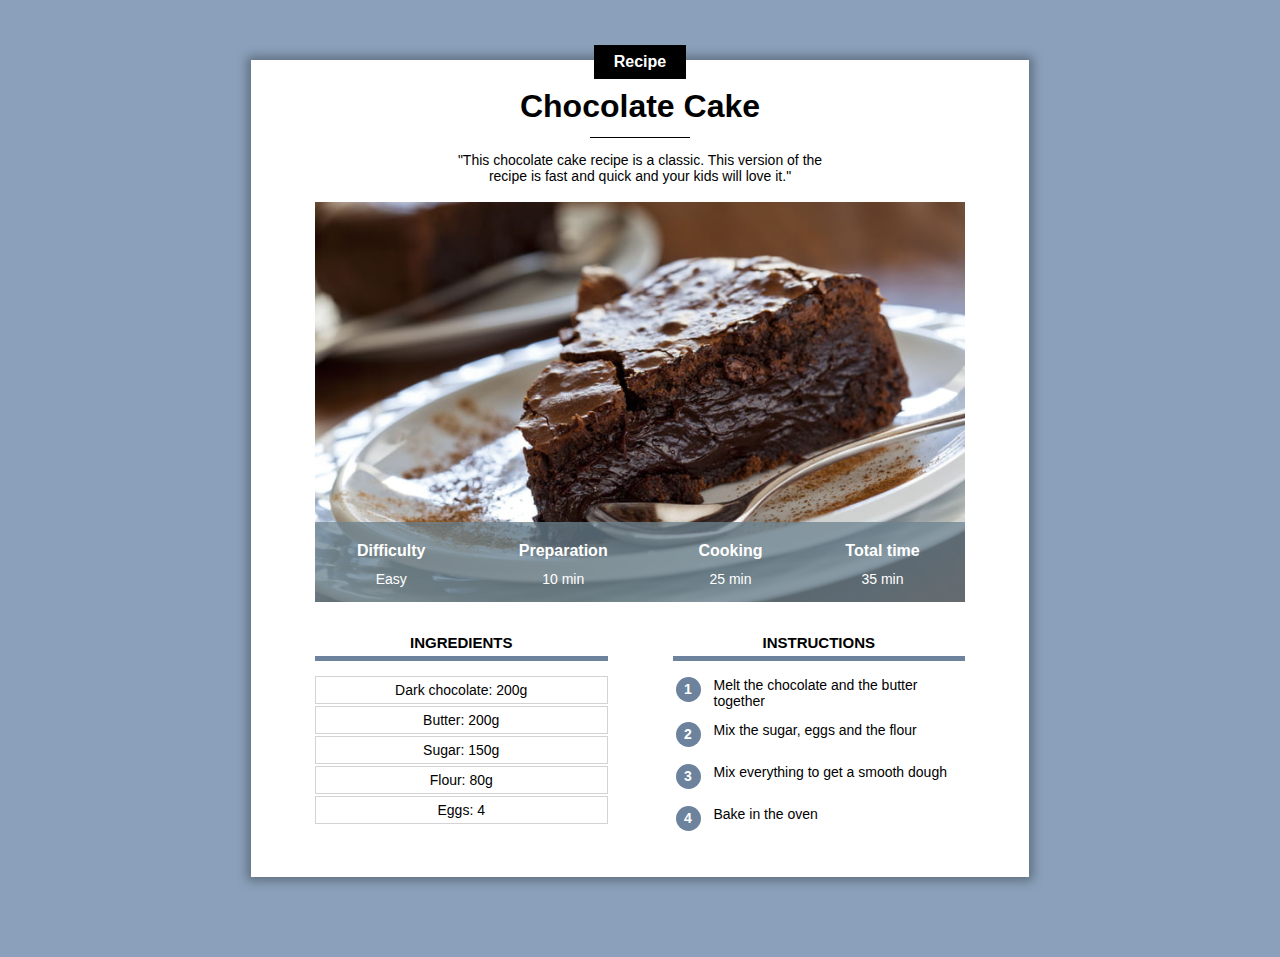
<file: index.html>
<!DOCTYPE html>
<html lang="en">
    <head>
        <title>Chocolate Cake</title>
        <meta charset="UTF-8">
        <meta name="viewport" content="width=device-width, initial-scale=1.0">
        <link rel="stylesheet" href="recipe.css">
    </head>
    <body>
        <div class="content">
            <div class="center category">
                <p class="category">Recipe</p>
            </div>

            <h1>Chocolate Cake</h1>

            <div class="separator"></div>

            <div class="center">
                <p class="description">"This chocolate cake recipe is a classic. This version of the recipe is fast and quick and your kids will love it."</p>
            </div>

            <div class="info">
                <img class="center info" src="cake.jpg">

                <table class="info">
                    <tr>
                        <th>Difficulty</th>
                        <th>Preparation</th>
                        <th>Cooking</th>
                        <th>Total time</th>
                    </tr>
                    <tr>
                        <td>Easy</td>
                        <td>10 min</td>
                        <td>25 min</td>
                        <td>35 min</td>
                    </tr>
                </table>
            </div>

            <div>
                <div class="col1 col">
                    <h2>Ingredients</h2>
                    <div class="ingredients">
                        <p>Dark chocolate: 200g</p>
                        <p>Butter: 200g</p>
                        <p>Sugar: 150g</p>
                        <p>Flour: 80g</p>
                        <p>Eggs: 4</p>
                    </div>
                </div>

                <div class="col2 col">
                    <h2>Instructions</h2>
                    <table class="instructions">
                        <tr><td><p class="number"}>1</p></td><td class="instruction_step">Melt the chocolate and the butter together</td></tr>
                        <tr><td><p class="number"}>2</p></td><td class="instruction_step">Mix the sugar, eggs and the flour</td></tr>
                        <tr><td><p class="number"}>3</p></td><td class="instruction_step">Mix everything to get a smooth dough</td></tr>
                        <tr><td><p class="number"}>4</p></td><td class="instruction_step">Bake in the oven</td></tr>
                    </table>
                </div>
            </div>
        </div>
    </body>
</html>
</file>
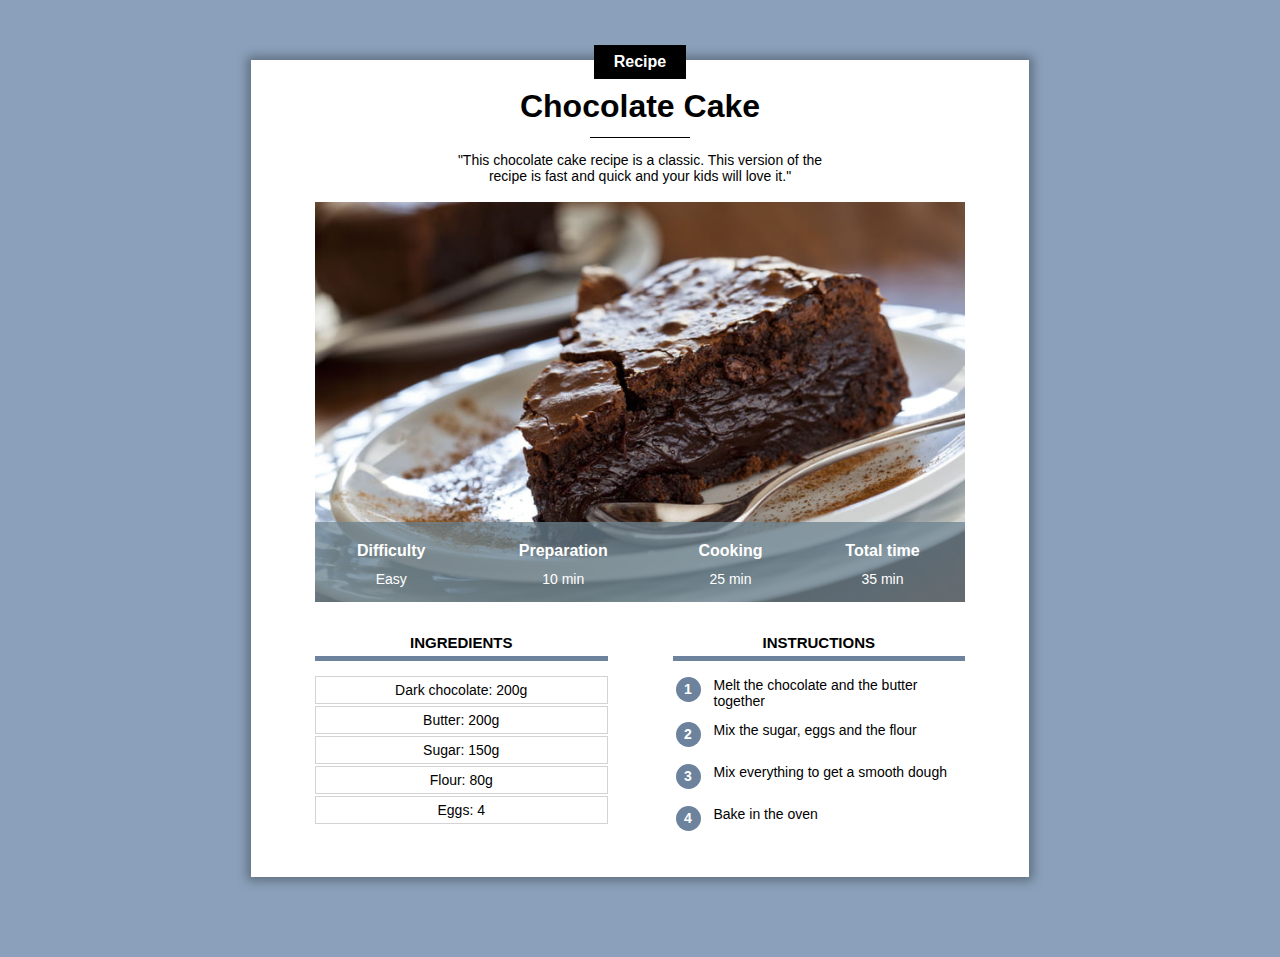
<file: recipe.html>
<!DOCTYPE html>
<html lang="en">
    <head>
        <title>Chocolate Cake</title>
        <meta charset="UTF-8">
        <link rel="stylesheet" href="recipe.css">
    </head>
    <body>
        <div class="content">
            <div class="center category">
                <p class="category">Recipe</p>
            </div>

            <h1>Chocolate Cake</h1>

            <div class="separator"></div>

            <div class="center">
                <p class="description">"This chocolate cake recipe is a classic. This version of the recipe is fast and quick and your kids will love it."</p>
            </div>

            <div class="info">
                <img class="center info" src="cake.jpg">

                <table class="info">
                    <tr>
                        <th>Difficulty</th>
                        <th>Preparation</th>
                        <th>Cooking</th>
                        <th>Total time</th>
                    </tr>
                    <tr>
                        <td>Easy</td>
                        <td>10 min</td>
                        <td>25 min</td>
                        <td>35 min</td>
                    </tr>
                </table>
            </div>

            <div>
                <div class="col1 col">
                    <h2>Ingredients</h2>
                    <div class="ingredients">
                        <p>Dark chocolate: 200g</p>
                        <p>Butter: 200g</p>
                        <p>Sugar: 150g</p>
                        <p>Flour: 80g</p>
                        <p>Eggs: 4</p>
                    </div>
                </div>

                <div class="col2 col">
                    <h2>Instructions</h2>
                    <table class="instructions">
                        <tr><td><p class="number"}>1</p></td><td class="instruction_step">Melt the chocolate and the butter together</td></tr>
                        <tr><td><p class="number"}>2</p></td><td class="instruction_step">Mix the sugar, eggs and the flour</td></tr>
                        <tr><td><p class="number"}>3</p></td><td class="instruction_step">Mix everything to get a smooth dough</td></tr>
                        <tr><td><p class="number"}>4</p></td><td class="instruction_step">Bake in the oven</td></tr>
                    </table>
                </div>
            </div>
        </div>
    </body>
</html>
</file>
<file: recipe.css>
* {
    overflow: auto;
}

body {
    background-color: #8BA1BB;
    font-family: Arial;
    margin: 0
}

div.content {
    background-color: white;
    margin:40px 8px 40px 8px;
    padding: 0px 8px 20px 8px;
    /* min-width: 360px; */
    box-shadow: 0px 0px 10px 4px #00000050;
    overflow: visible;
}

h1 {
    text-align: center;
    margin-top: 5px;
    margin-bottom: 12px;
}

p.description {
    text-align: center;
    max-width: 400px;
    display: inline-block;
    font-size: 14px;
}

.center {
    text-align: center;
    width: 100%;
}

div.category {
    margin-bottom: 0px;
    margin-top: 0px;
    overflow: visible;
}

p.category {
    background-color: black;
    color: white;
    display: inline-block;
    margin-top: -15px;
    margin-bottom: 0px;
    padding: 8px 20px;
    font-weight: bold;
    font-size: 16px;
}

div.separator {
    height: 1px;
    width: 100px;
    background-color: black;
    margin-left: auto;
    margin-right: auto;
}

div.info {
    position:relative;
}

table.info {
    position:absolute; 
    bottom: 0px; 
    width: 100%; 
    color:white; 
    background-color: #6C8290C0; 
    height: 50px;
}

/* All the td of the table that has a info class */
table.info td {
    text-align: center;
    vertical-align: top;
    font-size: 12px;
}

table.info th {
    vertical-align: bottom;
    padding-bottom: 8px;
    font-size: 14px;
}

img.info {
    display: block;
    max-height: 400px;
    object-fit: cover;
    min-height: 200px;
    background-color: lightgray
}

div.col{
    width: 100%;
    margin-top: 20px;
}

div.col h2 {
    text-align: center;
    text-transform: uppercase;
    font-size: 15px;
    /* border: 10px solid black; */
    border-bottom: 5px solid #6C829D;
    padding-bottom: 5px;
}

div.col1 {
    display: inline-block;
}

/* because col2 is a float, the content background won't follow if the col2 goes longer on the page. */
/* solution: add : overflow: auto; to the div.content. */
/* div.col2 {
    float: right; 
} */

div.ingredients p {
    border: 1px solid lightgray;
    text-align: center;
    font-size: 14px;
    padding-top: 5px;
    padding-bottom: 5px;
    margin-top: 2px;
    margin-bottom: 2px;
}

table.instructions p.number {
    background-color: #6C829D;
    color: white;
    font-size: 14px;
    font-weight: bold;
    width: 25px;
    height: 25px;
    text-align: center;
    padding-top: 4px;
    box-sizing: border-box;
    border-radius: 50%;
    margin: 0;
}

table.instructions td.instruction_step {
    font-size: 14px;
    padding-left: 10px;
    padding-bottom: 10px;
}

table.instructions td{
    vertical-align: top;
}

table.instructions tr{
    height: 40px;
}

/* For desktop styles: */
@media only screen and (min-width: 768px) {
    div.content {
        /* only set what you want to be changed. The rest can be the same as the initial div.content class so can be omitted. */
        margin: 60px 8% 80px 8%; 
        padding: 0px 5% 30px 5%;
        min-width: 360px;
        max-width: 650px;
    }

    table.info {
        height: 80px;
    }

    table.info td {
        font-size: 14px;
    }
    
    table.info th {
        font-size: 16px;
    }

    div.col{
        width: 45%;
    }

    div.col1 {
        margin-right: 10%;
    }

    div.col2 {
        float: right;
    }

  }

/* For very large screens: */
@media only screen and (min-width:900px) {
    div.content {
        /* only set what you want to be changed. The rest can be the same as the initial div.content class so can be omitted. */
        margin-left: auto;
        margin-right: auto;
        max-width: 650px;
    }
}
</file>
